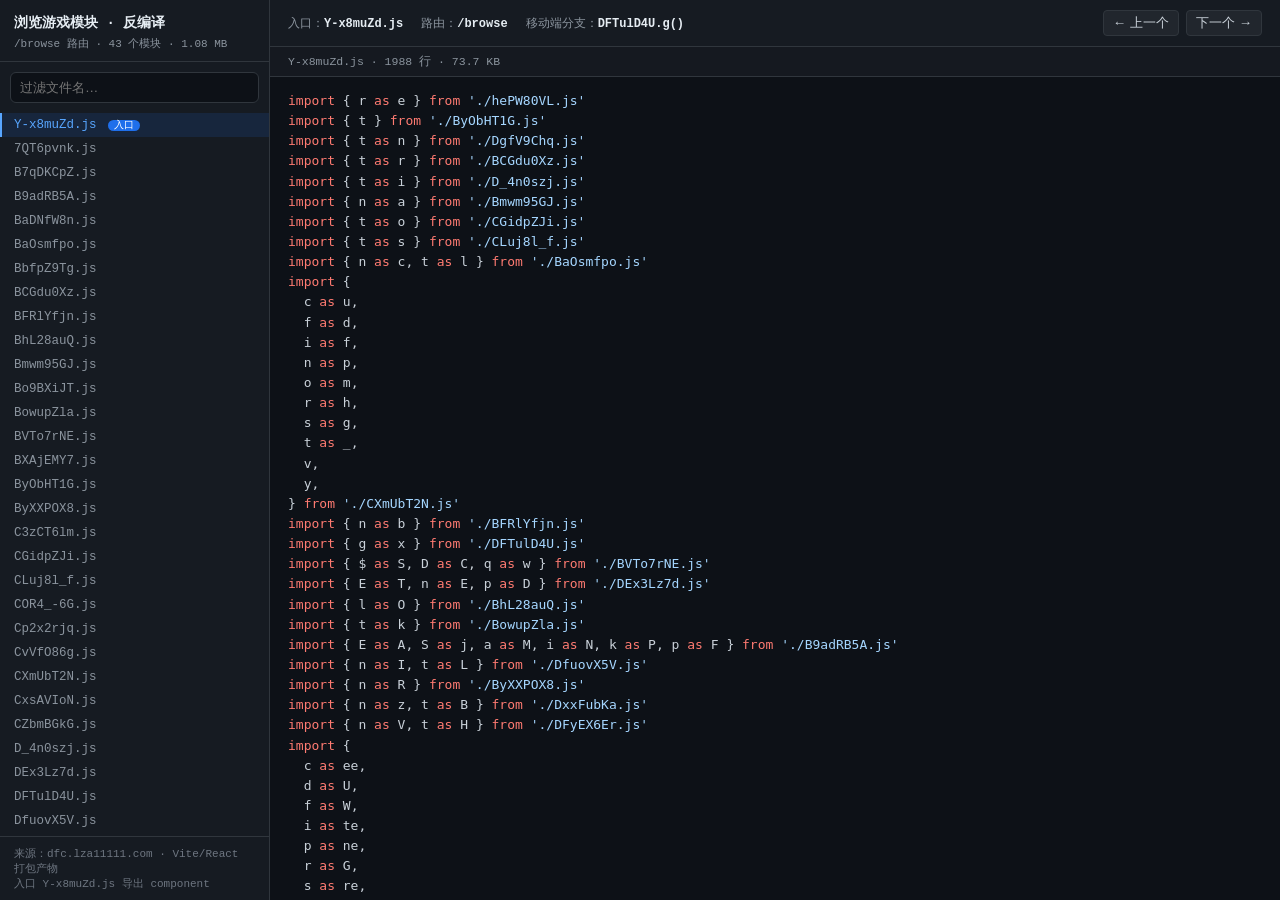
<file: index.html>
<!doctype html>
<html lang="zh-CN"><head><meta charset="utf-8">
<meta http-equiv="refresh" content="0;url=./browse反编译.html">
<title>三角洲行动 - 浏览游戏模块反编译源码</title>
<style>body{background:#0d1117;color:#8b949e;font-family:system-ui;display:flex;align-items:center;justify-content:center;height:100vh;margin:0}a{color:#58a6ff}</style>
</head><body><a href="./browse反编译.html">正在跳转到「浏览游戏」模块反编译源码，如未跳转请点此…</a></body></html>
</file>
